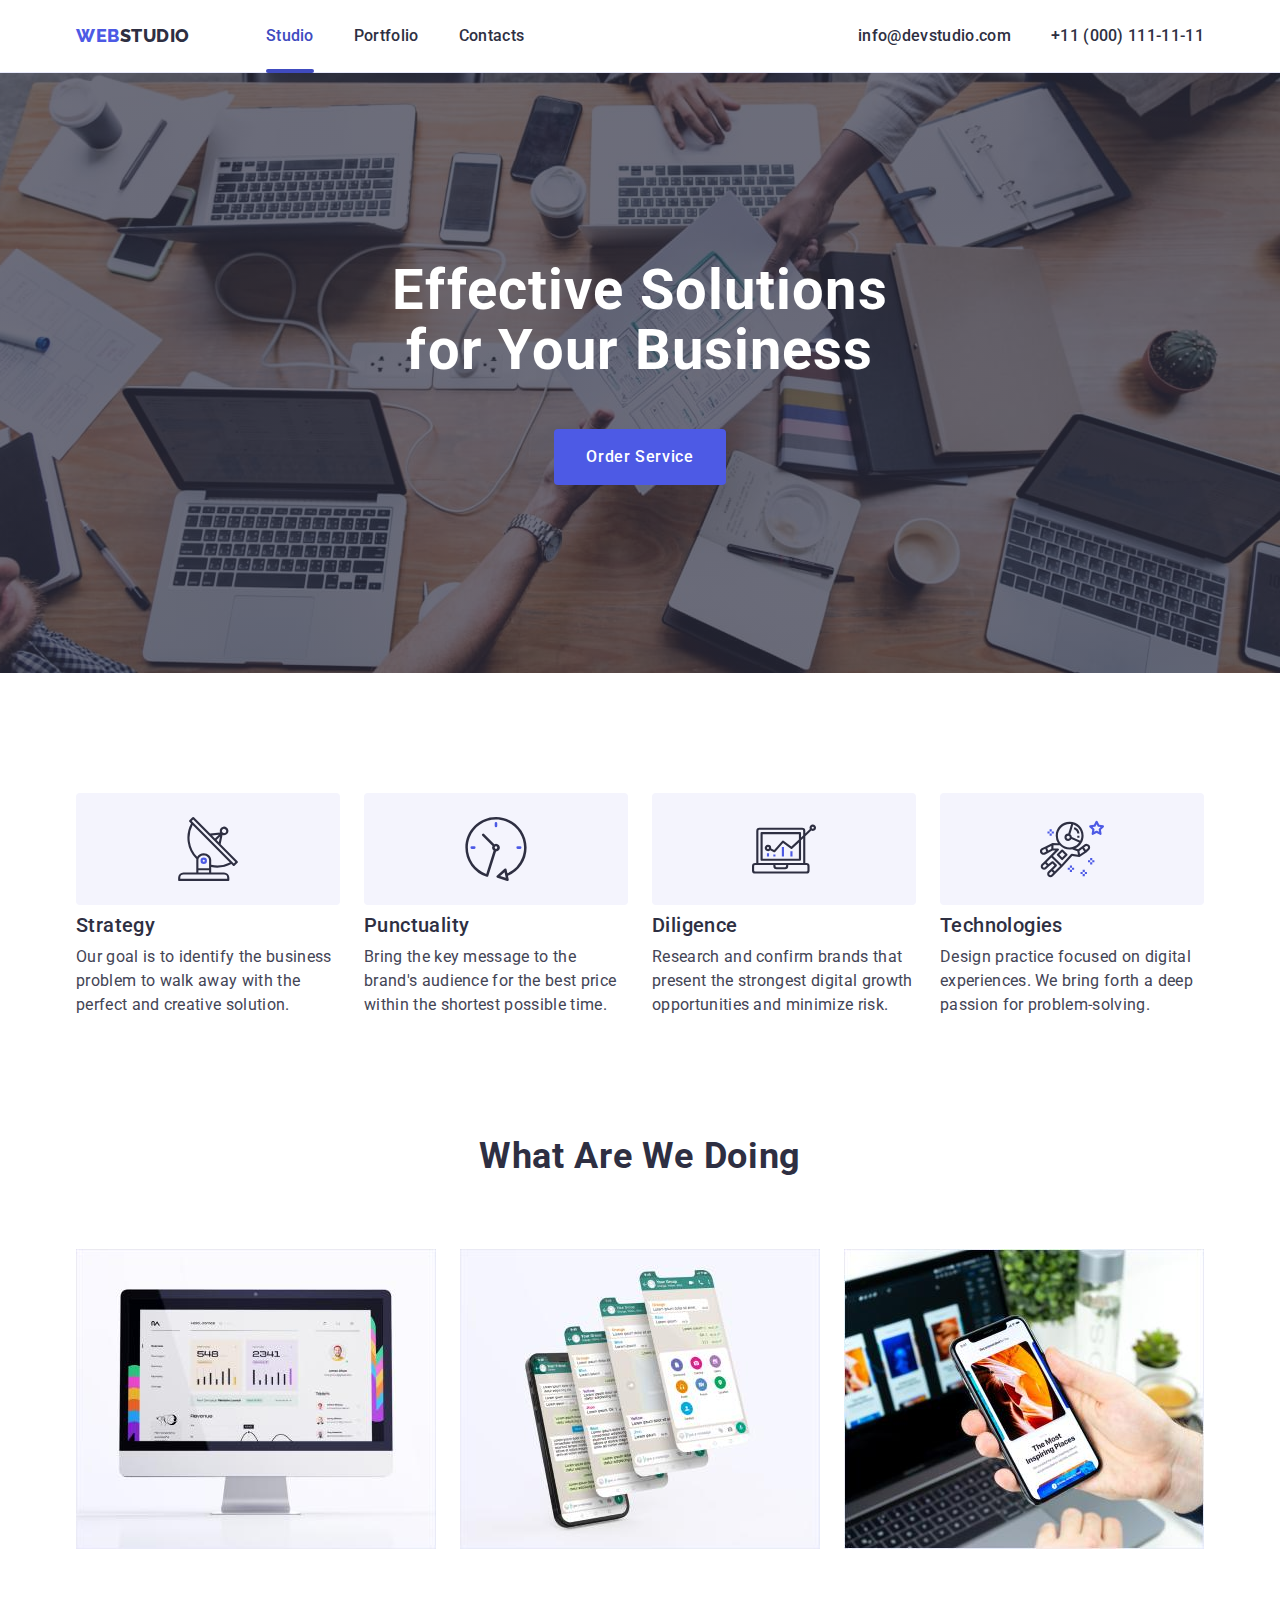
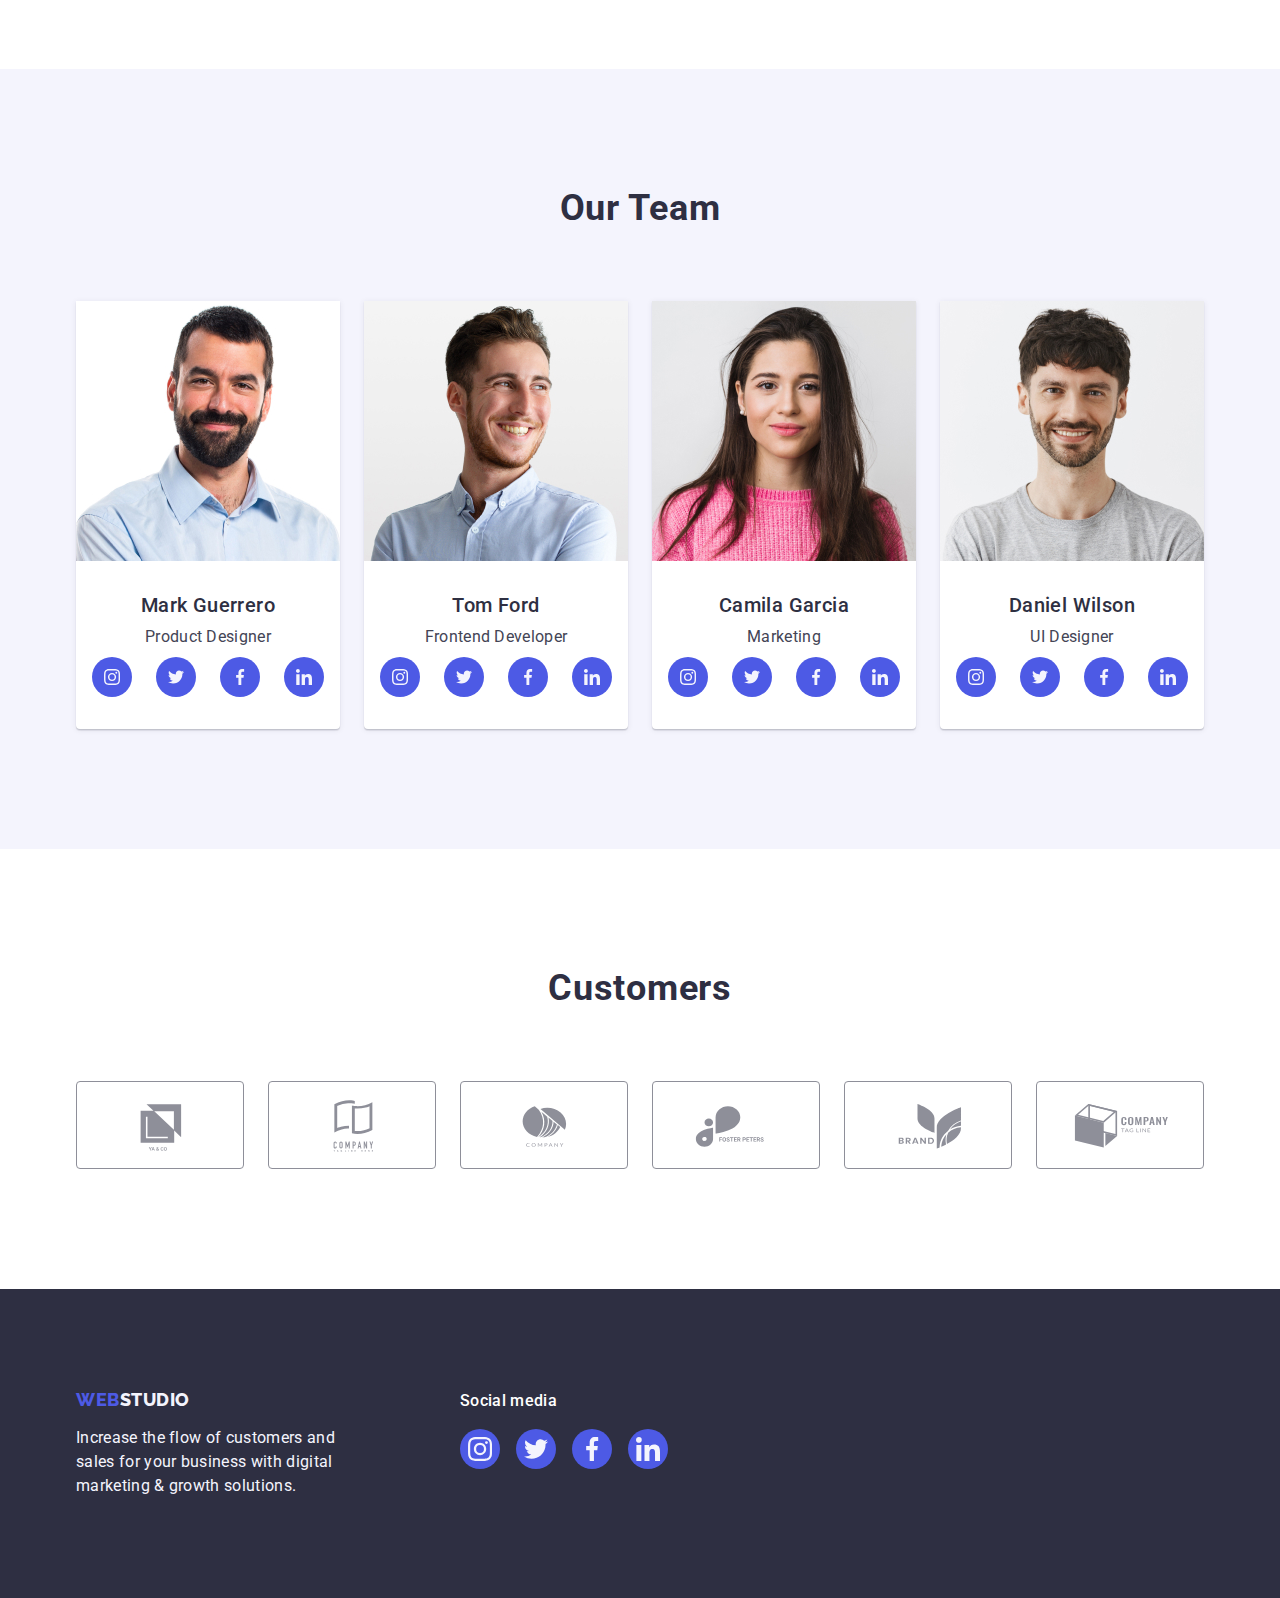
<file: index.html>
<!DOCTYPE html>
<html lang="en">
  <head>
    <meta charset="UTF-8" />
    <meta http-equiv="X-UA-Compatible" content="IE=edge" />
    <meta name="viewport" content="width=device-width, initial-scale=1.0" />
    <title>WebStudio</title>
    <link
      href="https://fonts.googleapis.com/css2?family=Roboto:wght@400;500;700;900&display=swap"
      rel="stylesheet"
    />
    <link rel="preconnect" href="https://fonts.googleapis.com" />
    <link rel="preconnect" href="https://fonts.gstatic.com" crossorigin />
    <link
      href="https://fonts.googleapis.com/css2?family=Raleway:wght@800&family=Roboto:wght@400;500;700;900&display=swap"
      rel="stylesheet"
    />
    <link
      rel="stylesheet"
      href="https://cdnjs.cloudflare.com/ajax/libs/modern-normalize/1.0.0/modern-normalize.min.css"
    />
    <link href="./css/styles.css" rel="stylesheet" />
  </head>
  <body>
    <!--Header-->
    <header class="page-header">
      <div class="container main-menu">
        <nav class="main-menu">
          <a href="./index.html" class="logo link"
            >Web<span class="logo-color">Studio</span></a
          >
          <ul class="list site-nav">
            <li class="item">
              <a href="./index.html" class="link current-page">Studio</a>
            </li>
            <li class="item">
              <a href="./portfolio.html" class="link">Portfolio</a>
            </li>
            <li class="item">
              <a href="" class="link">Contacts</a>
            </li>
          </ul>
        </nav>
        <address class="address">
          <ul class="list address-nav">
            <li class="item">
              <a href="mailto:info@devstudio.com" class="link"
                >info@devstudio.com</a
              >
            </li>
            <li class="item">
              <a href="tel:+110001111111" class="link">+11 (000) 111-11-11</a>
            </li>
          </ul>
        </address>
      </div>
    </header>
    <!--Main-->
    <main>
      <!--Hero-->
      <section class="hero">
        <div class="container">
          <h1 class="hero-title">Effective Solutions for Your Business</h1>
          <button data-modal-open class="button" type="button">
            Order Service
          </button>
        </div>
      </section>
      <!--Advantages-->
      <section class="section advantages-section">
        <div class="container">
          <h2 class="visually-hidden">advantages</h2>

          <ul class="list advantages-list">
            <li class="item">
              <div class="advantages-icon-bg">
                <svg class="advantages-icon" width="64" height="64">
                  <use href="./images/icons.svg#icon-antenna"></use>
                </svg>
              </div>
              <h3 class="advantages-title">Strategy</h3>
              <p class="advantages-text">
                Our goal is to identify the business problem to walk away with
                the perfect and creative solution.
              </p>
            </li>
            <li class="item">
              <div class="advantages-icon-bg">
                <svg class="advantages-icon" width="64" height="64">
                  <use href="./images/icons.svg#icon-clock"></use>
                </svg>
              </div>
              <h3 class="advantages-title">Punctuality</h3>
              <p class="advantages-text">
                Bring the key message to the brand's audience for the best price
                within the shortest possible time.
              </p>
            </li>
            <li class="item">
              <div class="advantages-icon-bg">
                <svg class="advantages-icon" width="64" height="64">
                  <use href="./images/icons.svg#icon-diagram"></use>
                </svg>
              </div>
              <h3 class="advantages-title">Diligence</h3>
              <p class="advantages-text">
                Research and confirm brands that present the strongest digital
                growth opportunities and minimize risk.
              </p>
            </li>
            <li class="item">
              <div class="advantages-icon-bg">
                <svg class="advantages-icon" width="64" height="64">
                  <use href="./images/icons.svg#icon-astronaut"></use>
                </svg>
              </div>
              <h3 class="advantages-title">Technologies</h3>
              <p class="advantages-text">
                Design practice focused on digital experiences. We bring forth a
                deep passion for problem-solving.
              </p>
            </li>
          </ul>
        </div>
      </section>
      <!--Portfolio-->
      <section class="section examples-section">
        <div class="container">
          <h2 class="portfolio-title">What are we doing</h2>
          <ul class="list examples">
            <li class="item">
              <img
                src="./images/img1.jpg"
                alt="examples-of-works-on-a-computer-monitor"
                width="360"
              />
            </li>
            <li class="item">
              <img
                src="./images/img2.jpg"
                alt="examples-of-works-on-a-smartphone-monitor"
                width="360"
              />
            </li>
            <li class="item">
              <img
                src="./images/img3.jpg"
                alt="examples-of-works-on-a-smartphone-and-computer-monitors"
                width="360"
              />
            </li>
          </ul>
        </div>
      </section>
      <!--Our Team-->
      <section class="section team">
        <div class="container">
          <h2 class="team-title">Our Team</h2>
          <ul class="list teamlist">
            <li class="team-card">
              <img
                src="./images/team-card1.jpg"
                class="team-foto"
                alt="product-designer-photo"
                width="264"
              />
              <div class="team-card-text">
                <h3 class="team-card-title">Mark Guerrero</h3>
                <p class="team-function">Product Designer</p>
                <ul class="socialmedia-list">
                  <li class="item">
                    <a href="" class="socialmedia-link" aria-label="Instagram">
                      <svg class="socialmedia-icon" width="16" height="16">
                        <use href="./images/icons.svg#icon-instagram"></use>
                      </svg>
                    </a>
                  </li>
                  <li class="item">
                    <a href="" class="socialmedia-link" aria-label="Twitter">
                      <svg class="socialmedia-icon" width="16" height="16">
                        <use href="./images/icons.svg#icon-twitter"></use>
                      </svg>
                    </a>
                  </li>
                  <li class="item">
                    <a href="" class="socialmedia-link" aria-label="Facebook">
                      <svg class="socialmedia-icon" width="16" height="16">
                        <use href="./images/icons.svg#icon-facebook"></use>
                      </svg>
                    </a>
                  </li>
                  <li class="item">
                    <a href="" class="socialmedia-link" aria-label="Linkedin">
                      <svg class="socialmedia-icon" width="16" height="16">
                        <use href="./images/icons.svg#icon-linkedin"></use>
                      </svg>
                    </a>
                  </li>
                </ul>
              </div>
            </li>
            <li class="team-card">
              <img
                src="./images/team-card2.jpg"
                class="team-foto"
                alt="frontend-developer-photo"
                width="264"
              />
              <div class="team-card-text">
                <h3 class="team-card-title">Tom Ford</h3>
                <p class="team-function">Frontend Developer</p>
                <ul class="socialmedia-list">
                  <li class="item">
                    <a href="" class="socialmedia-link" aria-label="Instagram">
                      <svg class="socialmedia-icon" width="16" height="16">
                        <use href="./images/icons.svg#icon-instagram"></use>
                      </svg>
                    </a>
                  </li>
                  <li class="item">
                    <a href="" class="socialmedia-link" aria-label="Twitter">
                      <svg class="socialmedia-icon" width="16" height="16">
                        <use href="./images/icons.svg#icon-twitter"></use>
                      </svg>
                    </a>
                  </li>
                  <li class="item">
                    <a href="" class="socialmedia-link" aria-label="Facebook">
                      <svg class="socialmedia-icon" width="16" height="16">
                        <use href="./images/icons.svg#icon-facebook"></use>
                      </svg>
                    </a>
                  </li>
                  <li class="item">
                    <a href="" class="socialmedia-link" aria-label="Linkedin">
                      <svg class="socialmedia-icon" width="16" height="16">
                        <use href="./images/icons.svg#icon-linkedin"></use>
                      </svg>
                    </a>
                  </li>
                </ul>
              </div>
            </li>
            <li class="team-card">
              <img
                src="./images/team-card3.jpg"
                class="team-foto"
                alt="marketer-photo"
                width="264"
              />
              <div class="team-card-text">
                <h3 class="team-card-title">Camila Garcia</h3>
                <p class="team-function">Marketing</p>
                <ul class="socialmedia-list">
                  <li class="item">
                    <a href="" class="socialmedia-link" aria-label="Instagram">
                      <svg class="socialmedia-icon" width="16" height="16">
                        <use href="./images/icons.svg#icon-instagram"></use>
                      </svg>
                    </a>
                  </li>
                  <li class="item">
                    <a href="" class="socialmedia-link" aria-label="Twitter">
                      <svg class="socialmedia-icon" width="16" height="16">
                        <use href="./images/icons.svg#icon-twitter"></use>
                      </svg>
                    </a>
                  </li>
                  <li class="item">
                    <a href="" class="socialmedia-link" aria-label="Facebook">
                      <svg class="socialmedia-icon" width="16" height="16">
                        <use href="./images/icons.svg#icon-facebook"></use>
                      </svg>
                    </a>
                  </li>
                  <li class="item">
                    <a href="" class="socialmedia-link" aria-label="Linkedin">
                      <svg class="socialmedia-icon" width="16" height="16">
                        <use href="./images/icons.svg#icon-linkedin"></use>
                      </svg>
                    </a>
                  </li>
                </ul>
              </div>
            </li>
            <li class="team-card">
              <img
                src="./images/team-card4.jpg"
                class="team-foto"
                alt="ui-designer-photo"
                width="264"
              />
              <div class="team-card-text">
                <h3 class="team-card-title">Daniel Wilson</h3>
                <p class="team-function">UI Designer</p>
                <ul class="socialmedia-list">
                  <li class="item">
                    <a href="" class="socialmedia-link" aria-label="Instagram">
                      <svg class="socialmedia-icon" width="16" height="16">
                        <use href="./images/icons.svg#icon-instagram"></use>
                      </svg>
                    </a>
                  </li>
                  <li class="item">
                    <a href="" class="socialmedia-link" aria-label="Twitter">
                      <svg class="socialmedia-icon" width="16" height="16">
                        <use href="./images/icons.svg#icon-twitter"></use>
                      </svg>
                    </a>
                  </li>
                  <li class="item">
                    <a href="" class="socialmedia-link" aria-label="Facebook">
                      <svg class="socialmedia-icon" width="16" height="16">
                        <use href="./images/icons.svg#icon-facebook"></use>
                      </svg>
                    </a>
                  </li>
                  <li class="item">
                    <a href="" class="socialmedia-link" aria-label="Linkedin">
                      <svg class="socialmedia-icon" width="16" height="16">
                        <use href="./images/icons.svg#icon-linkedin"></use>
                      </svg>
                    </a>
                  </li>
                </ul>
              </div>
            </li>
          </ul>
        </div>
      </section>
      <!--Customers-->
      <section class="section customers-section">
        <div class="container">
          <h2 class="customers-title">Customers</h2>
          <ul class="customers-list">
            <li class="item">
              <a href="" class="customers-link">
                <svg class="customers-icon" width="104" height="56">
                  <use href="./images/icons.svg#icon-Logo1"></use>
                </svg>
              </a>
            </li>
            <li class="item">
              <a href="" class="customers-link">
                <svg class="customers-icon" width="104" height="56">
                  <use href="./images/icons.svg#icon-Logo2"></use>
                </svg>
              </a>
            </li>
            <li class="item">
              <a href="" class="customers-link">
                <svg class="customers-icon" width="104" height="56">
                  <use href="./images/icons.svg#icon-Logo3"></use>
                </svg>
              </a>
            </li>
            <li class="item">
              <a href="" class="customers-link">
                <svg class="customers-icon" width="104" height="56">
                  <use href="./images/icons.svg#icon-Logo4"></use>
                </svg>
              </a>
            </li>
            <li class="item">
              <a href="" class="customers-link">
                <svg class="customers-icon" width="104" height="56">
                  <use href="./images/icons.svg#icon-Logo5"></use>
                </svg>
              </a>
            </li>
            <li class="item">
              <a href="" class="customers-link">
                <svg class="customers-icon" width="104" height="56">
                  <use href="./images/icons.svg#icon-Logo6"></use>
                </svg>
              </a>
            </li>
          </ul>
        </div>
      </section>
    </main>
    <!--Footer-->
    <footer class="footer">
      <div class="container footer-centr">
        <div class="footer-container">
          <a href="./index.html" class="logo link"
            >Web<span class="footer-logo-color">Studio</span></a
          >
          <p class="footer-text">
            Increase the flow of customers and sales for your business with
            digital marketing & growth solutions.
          </p>
        </div>
        <div class="socialmedia-container">
          <p class="socialmedia-text">Social media</p>

          <ul class="footer-socialmedia-list">
            <li class="item">
              <a href="" class="footer-socialmedia-link" aria-label="Instagram">
                <svg class="socialmedia-icon" width="24" height="24">
                  <use href="./images/icons.svg#icon-instagram"></use>
                </svg>
              </a>
            </li>
            <li class="item">
              <a href="" class="footer-socialmedia-link" aria-label="Twitter">
                <svg class="socialmedia-icon" width="24" height="24">
                  <use href="./images/icons.svg#icon-twitter"></use>
                </svg>
              </a>
            </li>
            <li class="item">
              <a href="" class="footer-socialmedia-link" aria-label="Facebook">
                <svg class="socialmedia-icon" width="24" height="24">
                  <use href="./images/icons.svg#icon-facebook"></use>
                </svg>
              </a>
            </li>
            <li class="item">
              <a href="" class="footer-socialmedia-link" aria-label="Linkedin">
                <svg class="socialmedia-icon" width="24" height="24">
                  <use href="./images/icons.svg#icon-linkedin"></use>
                </svg>
              </a>
            </li>
          </ul>
        </div>
      </div>
    </footer>

    <!-- Modal window -->
    <div class="backdrop is-hidden" data-modal>
      <div class="modal">
        <button
          data-modal-close
          type="button"
          class="close-modal"
          aria-label="close"
        >
          <svg class="close-black" width="8" height="8">
            <use href="./images/icons.svg#close-black"></use>
          </svg>
        </button>
      </div>
    </div>

    <script src="./js/modal.js"></script>
  </body>
</html>
</file>
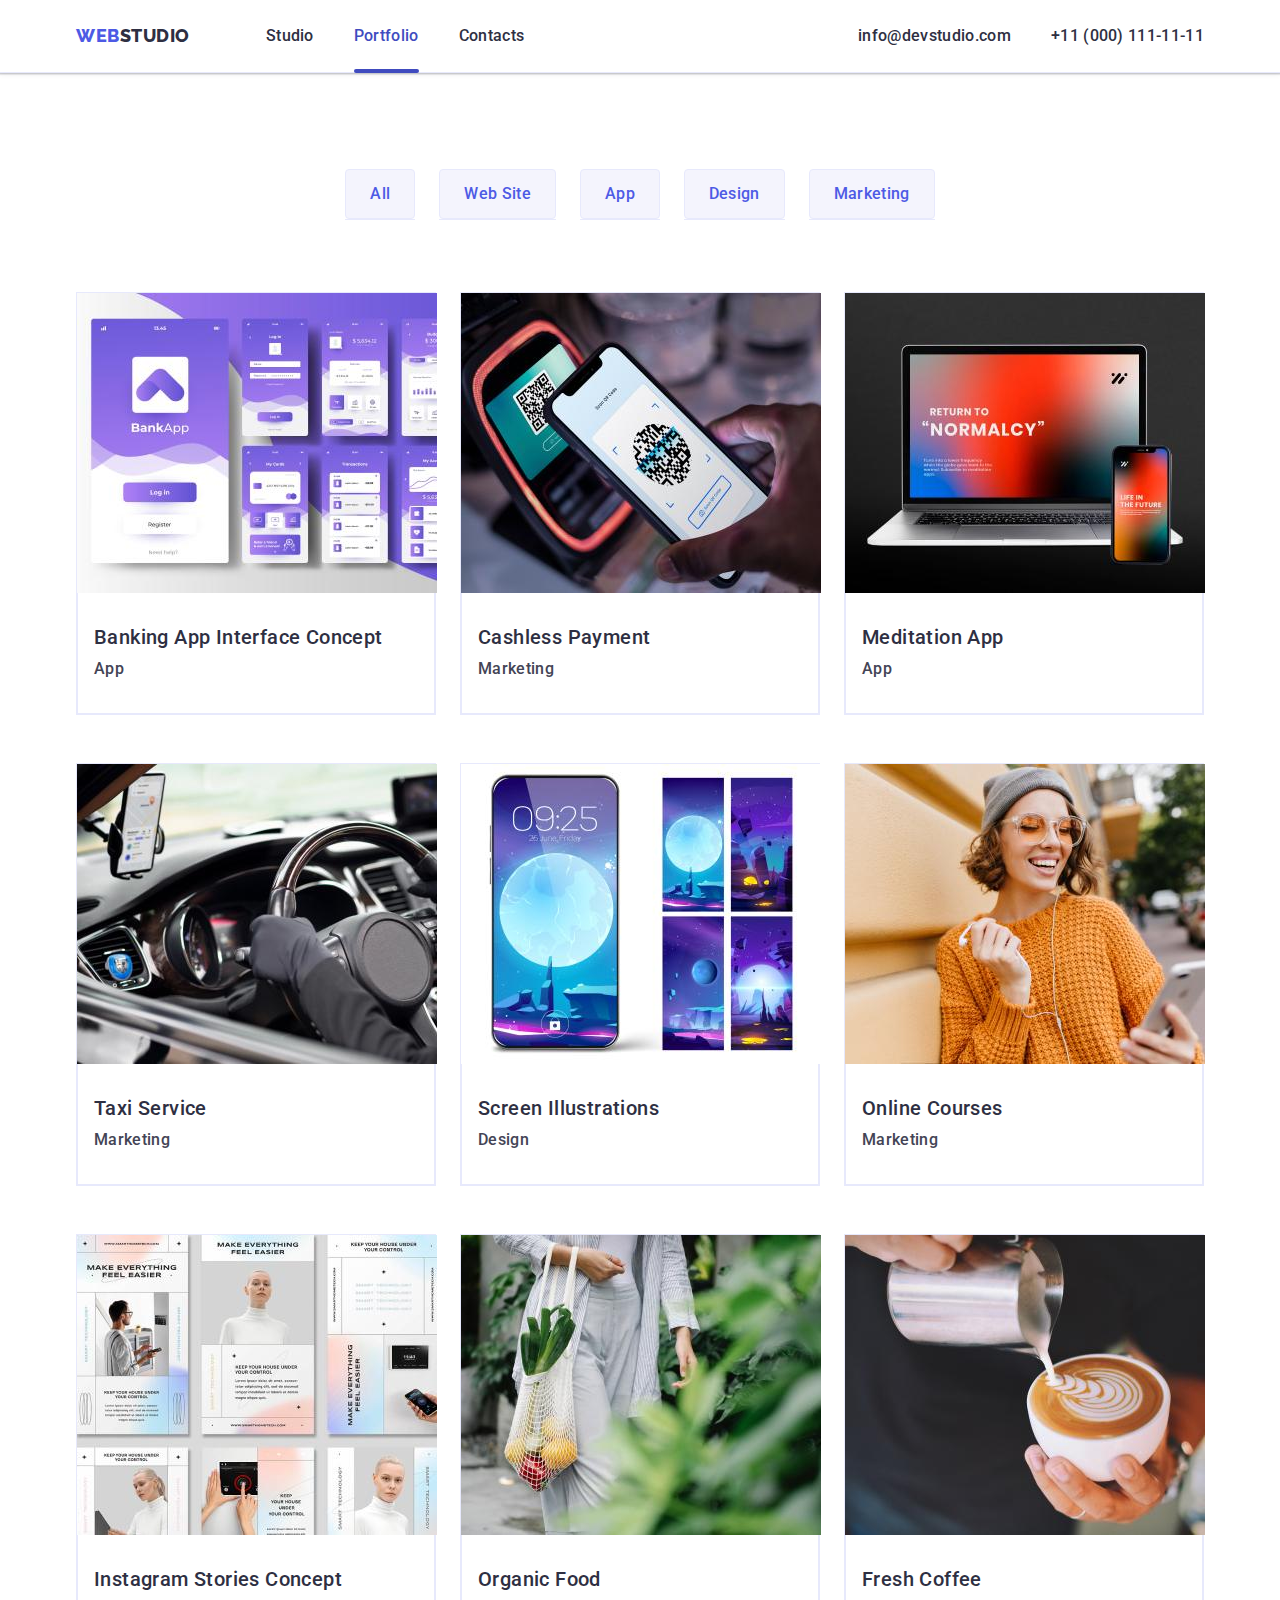
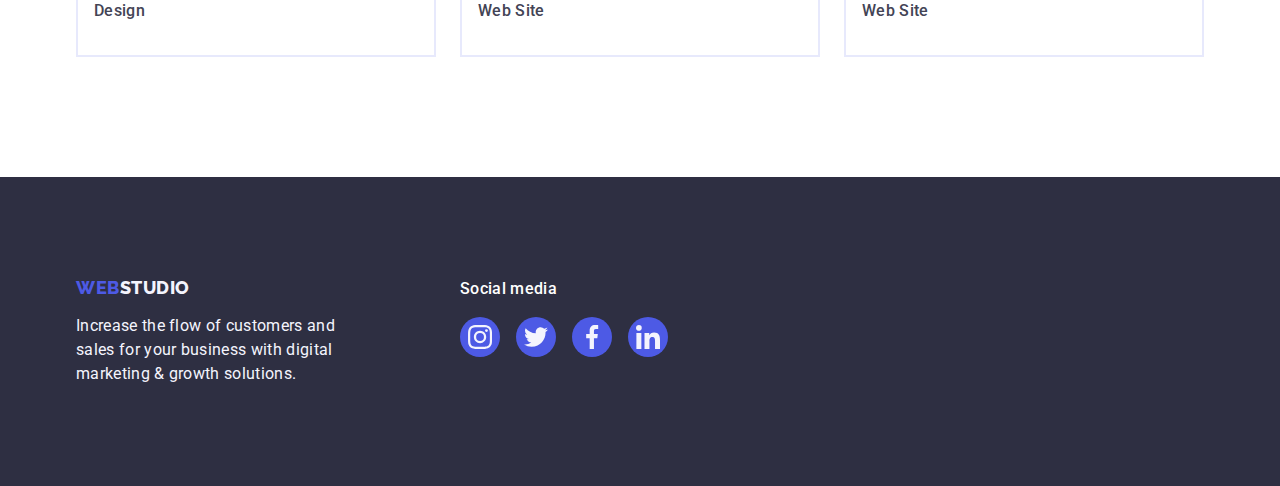
<file: portfolio.html>
<!DOCTYPE html>
<html lang="en">
  <head>
    <meta charset="UTF-8" />
    <meta http-equiv="X-UA-Compatible" content="IE=edge" />
    <meta name="viewport" content="width=device-width, initial-scale=1.0" />
    <title>WebStudio</title>
    <link
      href="https://fonts.googleapis.com/css2?family=Roboto:wght@400;500;700;900&display=swap"
      rel="stylesheet"
    />
    <link rel="preconnect" href="https://fonts.googleapis.com" />
    <link rel="preconnect" href="https://fonts.gstatic.com" crossorigin />
    <link
      href="https://fonts.googleapis.com/css2?family=Raleway:wght@800&family=Roboto:wght@400;500;700;900&display=swap"
      rel="stylesheet"
    />
    <link
      rel="stylesheet"
      href="https://cdnjs.cloudflare.com/ajax/libs/modern-normalize/1.0.0/modern-normalize.min.css"
    />
    <link href="./css/styles.css" rel="stylesheet" />
  </head>

  <body>
    <!--Header-->
    <header class="page-header">
      <div class="container main-menu header-border">
        <nav class="main-menu">
          <a href="./index.html" class="logo link"
            >Web<span class="logo-color">Studio</span></a
          >
          <ul class="list site-nav">
            <li class="item">
              <a href="./index.html" class="link">Studio</a>
            </li>
            <li class="item">
              <a href="./portfolio.html" class="link current-page">Portfolio</a>
            </li>
            <li class="item">
              <a href="" class="link">Contacts</a>
            </li>
          </ul>
        </nav>
        <address class="address">
          <ul class="list address-nav">
            <li class="item">
              <a href="mailto:info@devstudio.com" class="link"
                >info@devstudio.com</a
              >
            </li>
            <li class="item">
              <a href="tel:+110001111111" class="link">+11 (000) 111-11-11</a>
            </li>
          </ul>
        </address>
      </div>
    </header>

    <!--Main-->
    <main>
      <!--Navigation-->
      <section class="portfolio-section">
        <div class="container">
          <h1 class="visually-hidden">Portfolio</h1>
          <ul class="list portfolio-filter">
            <li class="item">
              <button type="button" class="nav-button">All</button>
            </li>
            <li class="item">
              <button type="button" class="nav-button">Web Site</button>
            </li>
            <li class="item">
              <button type="button" class="nav-button">App</button>
            </li>
            <li class="item">
              <button type="button" class="nav-button">Design</button>
            </li>
            <li class="item">
              <button type="button" class="nav-button">Marketing</button>
            </li>
          </ul>

          <!-- Portfolio -->
          <ul class="list portfolio">
            <li class="item">
              <a href="" class="link">
                <div class="thumb">
                  <img
                    src="./images/portfoliocard1.jpg"
                    alt="app BankApp"
                    width="360"
                  />
                  <p class="overlaytext">
                    14 Stylish and User-Friendly App Design Concepts · Task
                    Manager App · Calorie Tracker App · Exotic Fruit Ecommerce
                    App · Cloud Storage App Cashless Payment Marketing
                  </p>
                </div>
                <div class="portfolio-text-container">
                  <h2 class="portfoliocard-title">
                    Banking App Interface Concept
                  </h2>
                  <p class="portfoliocard-text">App</p>
                </div>
              </a>
            </li>
            <li class="item">
              <a href="" class="link">
                <div class="thumb">
                  <img
                    src="./images/portfoliocard2.jpg"
                    alt="scan qr code"
                    width="360"
                  />
                  <p class="overlaytext">
                    14 Stylish and User-Friendly App Design Concepts · Task
                    Manager App · Calorie Tracker App · Exotic Fruit Ecommerce
                    App · Cloud Storage App Cashless Payment Marketing
                  </p>
                </div>
                <div class="portfolio-text-container">
                  <h2 class="portfoliocard-title">Cashless Payment</h2>
                  <p class="portfoliocard-text">Marketing</p>
                </div>
              </a>
            </li>
            <li class="item">
              <a href="" class="link">
                <div class="thumb">
                  <img
                    src="./images/portfoliocard3.jpg"
                    alt="app sync on phone and computer"
                    width="360"
                  />
                  <p class="overlaytext">
                    14 Stylish and User-Friendly App Design Concepts · Task
                    Manager App · Calorie Tracker App · Exotic Fruit Ecommerce
                    App · Cloud Storage App Cashless Payment Marketing
                  </p>
                </div>
                <div class="portfolio-text-container">
                  <h2 class="portfoliocard-title">Meditation App</h2>
                  <p class="portfoliocard-text">App</p>
                </div>
              </a>
            </li>
            <li class="item">
              <a href="" class="link">
                <div class="thumb">
                  <img
                    src="./images/portfoliocard4.jpg"
                    alt="driver at the wheel"
                    width="360"
                  />
                  <p class="overlaytext">
                    14 Stylish and User-Friendly App Design Concepts · Task
                    Manager App · Calorie Tracker App · Exotic Fruit Ecommerce
                    App · Cloud Storage App Cashless Payment Marketing
                  </p>
                </div>
                <div class="portfolio-text-container">
                  <h2 class="portfoliocard-title">Taxi Service</h2>
                  <p class="portfoliocard-text">Marketing</p>
                </div>
              </a>
            </li>
            <li class="item">
              <a href="" class="link">
                <div class="thumb">
                  <img
                    src="./images/portfoliocard5.jpg"
                    alt="screen Illustrations"
                    width="360"
                  />
                  <p class="overlaytext">
                    14 Stylish and User-Friendly App Design Concepts · Task
                    Manager App · Calorie Tracker App · Exotic Fruit Ecommerce
                    App · Cloud Storage App Cashless Payment Marketing
                  </p>
                </div>
                <div class="portfolio-text-container">
                  <h2 class="portfoliocard-title">Screen Illustrations</h2>
                  <p class="portfoliocard-text">Design</p>
                </div>
              </a>
            </li>
            <li class="item">
              <a href="" class="link">
                <div class="thumb">
                  <img
                    src="./images/portfoliocard6.jpg"
                    alt="online courses"
                    width="360"
                  />
                  <p class="overlaytext">
                    14 Stylish and User-Friendly App Design Concepts · Task
                    Manager App · Calorie Tracker App · Exotic Fruit Ecommerce
                    App · Cloud Storage App Cashless Payment Marketing
                  </p>
                </div>
                <div class="portfolio-text-container">
                  <h2 class="portfoliocard-title">Online Courses</h2>
                  <p class="portfoliocard-text">Marketing</p>
                </div>
              </a>
            </li>
            <li class="item">
              <a href="" class="link">
                <div class="thumb">
                  <img
                    src="./images/portfoliocard7.jpg"
                    alt="Instagram stories concept"
                    width="360"
                  />
                  <p class="overlaytext">
                    14 Stylish and User-Friendly App Design Concepts · Task
                    Manager App · Calorie Tracker App · Exotic Fruit Ecommerce
                    App · Cloud Storage App Cashless Payment Marketing
                  </p>
                </div>
                <div class="portfolio-text-container">
                  <h2 class="portfoliocard-title">Instagram Stories Concept</h2>
                  <p class="portfoliocard-text">Design</p>
                </div>
              </a>
            </li>
            <li class="item">
              <a href="" class="link">
                <div class="thumb">
                  <img
                    src="./images/portfoliocard8.jpg"
                    alt="vegetables in a bag"
                    width="360"
                  />
                  <p class="overlaytext">
                    14 Stylish and User-Friendly App Design Concepts · Task
                    Manager App · Calorie Tracker App · Exotic Fruit Ecommerce
                    App · Cloud Storage App Cashless Payment Marketing
                  </p>
                </div>
                <div class="portfolio-text-container">
                  <h2 class="portfoliocard-title">Organic Food</h2>
                  <p class="portfoliocard-text">Web Site</p>
                </div>
              </a>
            </li>
            <li class="item">
              <a href="" class="link">
                <div class="thumb">
                  <img
                    src="./images/portfoliocard9.jpg"
                    alt="fresh coffee"
                    width="360"
                  />
                  <p class="overlaytext">
                    14 Stylish and User-Friendly App Design Concepts · Task
                    Manager App · Calorie Tracker App · Exotic Fruit Ecommerce
                    App · Cloud Storage App Cashless Payment Marketing
                  </p>
                </div>
                <div class="portfolio-text-container">
                  <h2 class="portfoliocard-title">Fresh Coffee</h2>
                  <p class="portfoliocard-text">Web Site</p>
                </div>
              </a>
            </li>
          </ul>
        </div>
      </section>
    </main>

    <!--Footer-->
    <footer class="footer">
      <div class="container footer-centr">
        <div class="footer-container">
          <a href="./index.html" class="logo link"
            >Web<span class="footer-logo-color">Studio</span></a
          >
          <p class="footer-text">
            Increase the flow of customers and sales for your business with
            digital marketing & growth solutions.
          </p>
        </div>
        <div class="socialmedia-container">
          <p class="socialmedia-text">Social media</p>

          <ul class="footer-socialmedia-list">
            <li class="item">
              <a href="" class="footer-socialmedia-link" aria-label="Instagram">
                <svg class="socialmedia-icon" width="24" height="24">
                  <use href="./images/icons.svg#icon-instagram"></use>
                </svg>
              </a>
            </li>
            <li class="item">
              <a href="" class="footer-socialmedia-link" aria-label="Twitter">
                <svg class="socialmedia-icon" width="24" height="24">
                  <use href="./images/icons.svg#icon-twitter"></use>
                </svg>
              </a>
            </li>
            <li class="item">
              <a href="" class="footer-socialmedia-link" aria-label="Facebook">
                <svg class="socialmedia-icon" width="24" height="24">
                  <use href="./images/icons.svg#icon-facebook"></use>
                </svg>
              </a>
            </li>
            <li class="item">
              <a href="" class="footer-socialmedia-link" aria-label="Linkedin">
                <svg class="socialmedia-icon" width="24" height="24">
                  <use href="./images/icons.svg#icon-linkedin"></use>
                </svg>
              </a>
            </li>
          </ul>
        </div>
      </div>
    </footer>
  </body>
</html>
</file>
<file: css/styles.css>
:root {
  --primary-brand: #4d5ae5;
  --pressed-state: #404bbf;
  --dark: #2e2f42;
  --success: #31d0aa;
  --text: #434455;
  --subtle-text: #434455;
  --accent: #e7e9fc;
  --light: #f4f4fd;
  --modal-overlay: rgba(46, 47, 66, 0.4);
  --hero-background: rgba(46, 47, 66, 0.7);
  --white-background: #ffffff;
  --modal-background: #fcfcfc;
  --customers-icon: #8e8f99;

  --timing-function: cubic-bezier(0.4, 0, 0.2, 1);
}

/* Styles for index.html */
body {
  color: var(--text);
  font-family: "Roboto", sans-serif;
  background-color: var(--white-background);
}

h1,
h2,
h3 {
  margin: 0;
}

p {
  margin: 0;
}

img {
  display: block;
}

/* Header */
.page-header {
  background: var(--white-background);
  border-bottom: 1px solid var(--accent);
  box-shadow: 0px 1px 6px 0px rgba(46, 47, 66, 0.08),
    0px 1px 1px 0px rgba(46, 47, 66, 0.16),
    0px 2px 1px 0px rgba(46, 47, 66, 0.08);
}

.container {
  width: 1158px;
  margin-left: auto;
  margin-right: auto;
  padding-right: 15px;
  padding-left: 15px;
}

.main-menu {
  display: flex;
  align-items: center;
}

/* Site navigation */

.list {
  list-style: none;
  padding: 0;
  margin: 0;
  display: flex;
}

.list .link {
  color: var(--dark);
  text-decoration: none;
  font-size: 16px;
  font-weight: 500;
  line-height: 1.5;
  letter-spacing: 0.02em;
}

/* current page border */
.current-page::after {
  content: "";
  display: block;

  position: absolute;
  left: 0;
  bottom: -1px;

  opacity: 0;

  width: 100%;
  height: 4px;
  border-radius: 2px;
  background: var(--pressed-state);
}

.current-page::after {
  opacity: 1;
}

.site-nav .current-page {
  color: var(--pressed-state);
}

/*  */

.logo {
  text-decoration: none;
  text-transform: uppercase;
  font-family: "Raleway", sans-serif;
  font-weight: 800;
  font-size: 18px;
  line-height: 1.17;
  letter-spacing: 0.03em;
  color: var(--primary-brand);
  margin-right: 76px;
}

.logo-color {
  color: var(--dark);
  font-family: "Raleway", sans-serif;
  text-transform: uppercase;
}

.site-nav .item {
  margin-right: 40px;
}

.site-nav .item:last-child {
  margin-right: 0;
}

.site-nav .link {
  position: relative;
  display: block;
  padding-top: 24px;
  padding-bottom: 24px;
  transition: color 250ms var(--timing-function);
}

.site-nav .link:focus,
.site-nav .link:hover {
  color: var(--pressed-state);
}

.address {
  font-style: normal;
  display: flex;
  margin-left: auto;
}

.address-nav {
  display: flex;
}

.address-nav .item {
  margin-right: 40px;
}

.address-nav .item:last-child {
  margin-right: 0;
}

address .link {
  text-decoration: none;
  color: var(--subtle-text);
  line-height: 1.5;
  letter-spacing: 0.02em;
  transition: color 250ms var(--timing-function);
}

address .link:focus,
address .link:hover {
  color: var(--pressed-state);
}

/* Hero */
/* 1st section */

.section {
  padding-top: 120px;
}

.hero {
  background-image: linear-gradient(
      rgba(46, 47, 66, 0.7),
      rgba(46, 47, 66, 0.7)
    ),
    url(../images/people-office.jpg);
  background-color: var(--dark);
  background-repeat: no-repeat;
  background-position: center;
  background-size: cover;
  max-width: 1440px;
  height: 600px;
  margin-right: auto;
  margin-left: auto;
  text-align: center;
  padding-top: 188px;
  padding-bottom: 188px;
}

.hero-title {
  color: var(--white-background);
  letter-spacing: 0.02em;
  font-size: 56px;
  line-height: 1.07;
  margin-top: 0;
  margin-bottom: 0;
  max-width: 496px;
  margin-left: auto;
  margin-right: auto;
}
.button {
  cursor: pointer;
  color: var(--white-background);
  background: var(--primary-brand);
  line-height: 1.5;
  font-family: "Roboto", sans-serif;
  letter-spacing: 0.04em;
  font-weight: 500;
  font-size: 16px;
  border: none;
  border-radius: 4px;
  display: block;
  padding: 16px 32px;
  min-width: 169px;
  height: 56px;
  text-align: center;
  margin-top: 48px;
  margin-left: auto;
  margin-right: auto;

  transition: background-color 250ms var(--timing-function);
}

.button:hover,
.button:focus {
  background: var(--pressed-state);
}

/* 2nd section */
/* Advantages*/

.advantages-section {
  padding-top: 120px;
}

.visually-hidden {
  position: absolute;
  width: 1px;
  height: 1px;
  margin: -1px;
  border: 0;
  padding: 0;

  white-space: nowrap;
  clip-path: inset(100%);
  clip: rect(0 0 0 0);
  overflow: hidden;
}

.advantages-icon-bg {
  display: flex;
  align-items: center;
  justify-content: center;
  width: 264px;
  height: 112px;
  border-radius: 4px;
  background: var(--light);
  padding: 24px 100px;
  margin-bottom: 8px;
}

.advantages-list .item {
  margin-right: 24px;
  width: calc((100% - 72px) / 4);
}

.advantages-list .item:last-child {
  margin-right: 0;
}

.advantages-title {
  font-weight: 500;
  font-size: 20px;
  line-height: 1.2;
  letter-spacing: 0.02em;
  color: var(--dark);
  margin-bottom: 8px;
}

.advantages-text {
  font-size: 16px;
  line-height: 1.5;
  letter-spacing: 0.02em;
  color: var(--subtle-text);
}

/* 3d section */
/* Portfolio */

.examples-section {
  padding-bottom: 120px;
}

.portfolio-title {
  font-size: 36px;
  line-height: 1.11;
  text-align: center;
  letter-spacing: 0.02em;
  text-transform: capitalize;
  color: var(--dark);
  margin-bottom: 72px;
}

.examples {
  margin-top: 72px;
}

.examples .item {
  width: calc((100% - 48px) / 3);
  margin-right: 24px;
}

.examples .item:nth-child(3n) {
  margin-right: 0;
}

/* 4 section */
/* Our Team */
.team {
  background-color: var(--light);
  padding-top: 120px;
  padding-bottom: 120px;
}

.team-title {
  font-size: 36px;
  line-height: 1.11;
  text-align: center;
  letter-spacing: 0.02em;
  text-transform: capitalize;
  color: var(--dark);
  margin-left: auto;
  margin-right: auto;
  margin-bottom: 72px;
}

.teamlist {
  display: flex;
}

.teamlist .team-card {
  margin-right: 24px;
  justify-content: center;
  text-align: center;
  width: calc((100% - 72px) / 4);
  border-radius: 0px 0px 4px 4px;
}

.teamlist .team-card:last-child {
  margin-right: 0;
}

.team-card {
  background-color: var(--white-background);
  box-shadow: 0px 2px 1px 0px rgba(46, 47, 66, 0.08),
    0px 1px 1px 0px rgba(46, 47, 66, 0.16),
    0px 1px 6px 0px rgba(46, 47, 66, 0.08);
}

.team-card-text {
  padding: 32px 16px;
}

.team-card-title {
  font-weight: 500;
  font-size: 20px;
  line-height: 1.2;
  letter-spacing: 0.02em;
  color: var(--dark);
  text-align: center;
  margin-bottom: 8px;
}

.team-function {
  font-size: 16px;
  line-height: 1.5;
  letter-spacing: 0.02em;
  color: var(--subtle-text);
  text-align: center;
}

.socialmedia-list {
  list-style: none;
  display: flex;
  justify-content: center;
  align-items: center;
  padding: 0;
  margin-top: 8px;
  margin-right: auto;
  margin-left: auto;
  gap: 24px;
}

.socialmedia-list .item:last-child {
  margin-right: 0;
}

.socialmedia-link {
  display: flex;
  align-items: center;
  justify-content: center;
  width: 40px;
  height: 40px;
  padding: 12px;
  border-radius: 50%;
  background-color: var(--primary-brand);

  transition: background-color 250ms var(--timing-function);
}

.socialmedia-link:hover,
.socialmedia-link:focus {
  background-color: var(--pressed-state);
}

.socialmedia-icon {
  fill: var(--light);
}

/* Customers */

.customers-section {
  padding-bottom: 120px;
}

.customers-title {
  font-size: 36px;
  font-family: "Roboto", sans-serif;
  font-weight: 700;
  line-height: 1.11;
  letter-spacing: 0.02em;
  text-align: center;
  text-transform: capitalize;
  color: var(--dark);
  margin-left: auto;
  margin-right: auto;
  margin-bottom: 72px;
}

.customers-list {
  list-style: none;
  display: flex;
  justify-content: center;
  align-items: center;
  padding: 0;
  margin: 0;
  gap: 24px;
}

.customers-list .item {
  width: calc((100% - 120px) / 6);
}
.customers-list .item:last-child {
  margin-right: 0;
}

.customers-link {
  display: flex;
  align-items: center;
  justify-content: center;
  width: 168px;
  height: 88px;
  border-radius: 4px;
  color: var(--customers-icon);
  border: 1px solid var(--customers-icon);
  padding: 16px 32px;

  transition: border-color 250ms var(--timing-function),
    color 250ms var(--timing-function);
}

.customers-link:hover,
.customers-link:focus {
  border-color: var(--pressed-state);
  color: var(--pressed-state);
}

.customers-icon {
  fill: currentColor;
}

.customers-icon:hover,
.customers-icon:focus {
  fill: var(--pressed-state);
}

/* Footer */
.footer {
  background-color: var(--dark);
  padding-top: 100px;
  padding-bottom: 100px;
}

.footer-container .logo {
  display: inline-block;
  margin-bottom: 16px;
}

.footer-text {
  line-height: 1.5;
  letter-spacing: 0.02em;
  color: var(--light);
  max-width: 264px;
  margin: 0;
}

.footer-logo-color {
  color: var(--light);
}

.footer-centr {
  display: flex;
  align-items: baseline;
}

.socialmedia-container {
  margin-left: 120px;
}

.socialmedia-text {
  color: var(--white-background);
  line-height: 1.5;
  font-size: 16px;
  font-family: "Roboto", sans-serif;
  font-weight: 500;
  letter-spacing: 0.02em;
  margin-bottom: 16px;
}

.footer-socialmedia-list {
  display: flex;
  list-style: none;
  padding: 0;
  margin: 0;
  gap: 16px;
}

.footer-socialmedia-list .item {
  width: 40px;
  height: 40px;
}

.footer-socialmedia-list .item:last-child {
  margin-right: 0;
}

.footer-socialmedia-link {
  width: 100%;
  height: 100%;
  display: flex;
  align-items: center;
  justify-content: center;
  border-radius: 50%;
  background-color: var(--primary-brand);

  transition: background-color 250ms var(--timing-function);
}

.footer-socialmedia-link:focus,
.footer-socialmedia-link:hover {
  background-color: var(--success);
}

/* Styles for portfolio.html */

.portfolio-section {
  padding-top: 96px;
  padding-bottom: 120px;
}

.portfolio-filter {
  margin-right: auto;
  margin-left: auto;
  justify-content: center;
}

.nav-button {
  cursor: pointer;
  color: var(--primary-brand);
  background-color: var(--light);
  border: 1px solid var(--accent);
  font-style: normal;
  font-weight: 500;
  font-size: 16px;
  line-height: 1.5;
  font-family: "Roboto", sans-serif;
  letter-spacing: 0.02em;
  text-align: justify;
  border-radius: 4px;
  padding: 12px 24px;

  transition: color 250ms var(--timing-function),
    background-color 250ms var(--timing-function),
    border-color 250ms var(--timing-function),
    box-shadow 250ms var(--timing-function);
}

.portfolio-filter {
  text-align: justify;
  align-items: center;
  margin-bottom: 72px;
}

.portfolio-filter .item {
  margin-right: 24px;
  border-bottom: 1px solid var(--accent);
}

.portfolio-filter .item:last-child {
  margin-right: 0;
}

.nav-button:hover,
.nav-button:focus {
  color: var(--white-background);
  border: 1px solid transparent;
  background: var(--pressed-state);
  border: 1px solid transparent;
  box-shadow: 0px 2px 2px 0px rgba(0, 0, 0, 0.12),
    0px 2px 1px 0px rgba(0, 0, 0, 0.08), 0px 3px 1px 0px rgba(0, 0, 0, 0.1);
}

.portfolio {
  flex-wrap: wrap;
  margin-top: 72px;
}

.portfolio .item {
  display: block;
  width: calc((100% - 48px) / 3);
  margin-right: 24px;
  margin-bottom: 48px;
  border: 1px solid var(--accent);
}

.portfolio .item:nth-last-child(-n + 3) {
  margin-bottom: 0;
}

.portfolio .item:nth-child(3n) {
  margin-right: 0;
}

.portfolio-text-container {
  padding: 32px 16px;
  border: 1px solid var(--accent);
  border-top: none;
}

.portfolio .link {
  display: block;

  transition: box-shadow 250ms var(--timing-function);
}

.portfolio .link:hover,
.portfolio .link:focus {
  transform: translateY(0%);
  box-shadow: 0px 2px 1px 0px rgba(46, 47, 66, 0.08),
    0px 1px 1px 0px rgba(46, 47, 66, 0.16),
    0px 1px 6px 0px rgba(46, 47, 66, 0.08);
}

.portfolio .link:hover .overlaytext,
.portfolio .link:focus .overlaytext {
  transform: translateX(0);
}

.portfoliocard-title {
  font-weight: 500;
  font-size: 20px;
  line-height: 1.2;
  letter-spacing: 0.02em;
  color: var(--dark);
  margin-bottom: 8px;
}

.portfoliocard-text {
  font-size: 16px;
  line-height: 1.5;
  letter-spacing: 0.02em;
  color: var(--subtle-text);
  padding: 0;
}

/* blueoverlay */
.thumb {
  position: relative;
  width: 360px;
  overflow: hidden;
}

.overlaytext {
  position: absolute;
  top: 0;
  width: 100%;
  height: 100%;

  padding: 40px 32px;
  background-color: var(--primary-brand);
  color: var(--light);
  font-size: 16px;
  line-height: 1.5;
  letter-spacing: 0.02em;

  transform: translateY(100%);
  transition: transform 250ms var(--timing-function);
}

/* modal */
.backdrop {
  position: fixed;
  top: 0;
  left: 0;
  width: 1440px;
  height: 677px;
  background-color: rgba(46, 47, 66, 0.4);
}

.backdrop.is-hidden {
  opacity: 0;
  visibility: hidden;
  pointer-events: none;
  width: 100%;
  height: 100%;
  transition: opacity 250ms var(--timing-function),
    visibility 250ms var(--timing-function);
}

.modal {
  position: absolute;
  top: 50%;
  left: 50%;
  transform: translate(-50%, -50%);

  display: flex;
  width: 408px;
  min-height: 584px;
  padding: 24px 24px;
  border-radius: 4px;
  background-color: var(--modal-background);
  box-shadow: 0px 1px 1px rgba(0, 0, 0, 0.14), 0px 1px 3px rgba(0, 0, 0, 0.12),
    0px 2px 1px rgba(0, 0, 0, 0.2);
  transition: transform 250ms var(--timing-function);
}

.close-modal {
  position: absolute;
  top: 24px;
  right: 24px;

  display: flex;
  align-items: center;
  justify-content: center;
  width: 24px;
  height: 24px;
  padding: 0px;
  cursor: pointer;
  border-radius: 50%;
  border: 1px solid rgba(0, 0, 0, 0.1);
  color: var(--white-background);
  background: var(--accent);

  transition: background-color 250ms var(--timing-function),
    border 250ms var(--timing-function);
}

.close-modal:hover,
.close-modal:focus {
  background-color: var(--pressed-state);
  border: none;
}

.close-modal:hover .close-black,
.close-modal:focus .close-black {
  fill: var(--white-background);
}

.close-black {
  transition: fill 250ms var(--timing-function);
}

.close-black:hover,
.close-black:focus {
  fill: var(--white-background);
}
</file>
